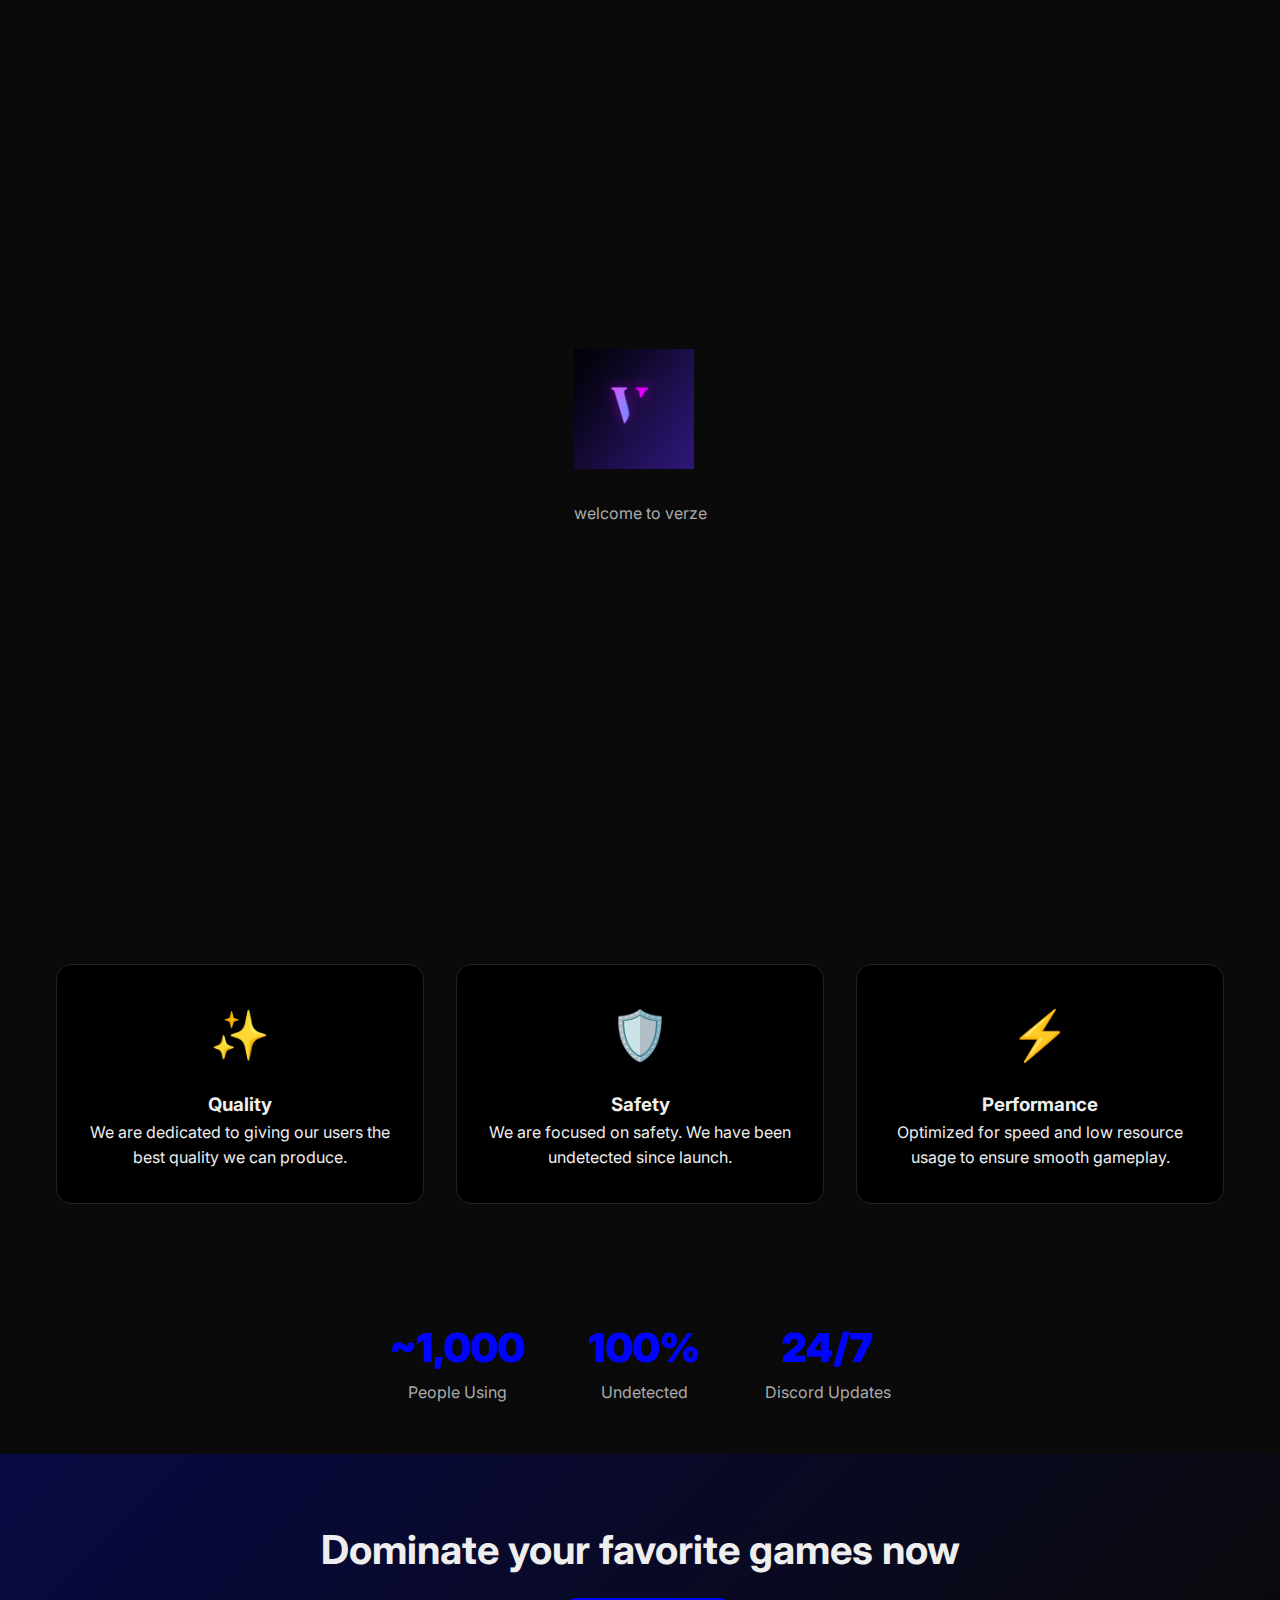
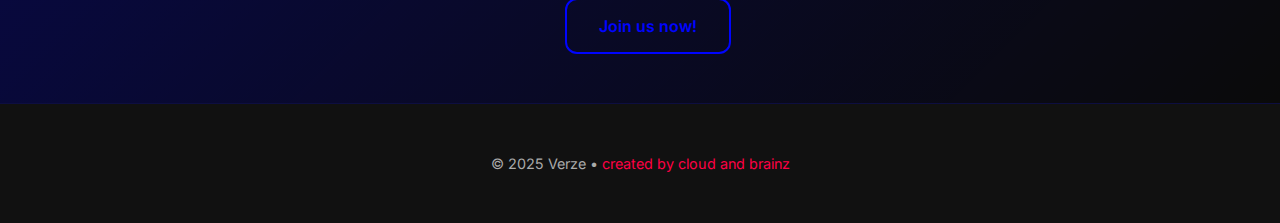
<file: index.html>
<!DOCTYPE html>
<html lang="en">
<head>
  <meta charset="UTF-8" />
  <meta name="viewport" content="width=device-width, initial-scale=1.0"/>
  <title>Verze.cc</title>
  <meta name="description" content="world's betst cheat service" />
      <meta name="theme-color" content="#ff0044">
    
      
  <link rel="stylesheet" href="style.css" />
  <link rel="icon" href="assets/logo.png" type="image/png"/>
  <link href="https://fonts.googleapis.com/css2?family=Inter:wght@400;500;600;700;900&family=JetBrains+Mono:wght@400;500&display=swap" rel="stylesheet">
 
    <script async src="https://pagead2.googlesyndication.com/pagead/js/adsbygoogle.js?client=ca-pub-9874246941860477"
     crossorigin="anonymous"></script>
     <script src="anti.js"></script>
  <style>
    
  </style>
</head>
<body>
  <div class="loader-wrapper">
    <div class="loader">
      <img src="assets/logo.png" alt="Verze">
      <p style="max-width: 700px; margin: 1.5rem auto; color: var(--text-muted); line-height: 1.7;"> welcome to verze</p>
      <!-- <p><strong>welcome to verze</strong></p> -->
    </div>
  </div>
  <header class="header">
    <nav class="navbar">
      <div class="logo">
        <img src="assets/logo.png" alt="Verze">
        <span>verze.cc</span>
      </div>
      <div class="hamburger">
        <span></span><span></span><span></span>
      </div>
      <ul class="nav-links">
        <li><a href="#features">Features</a></li>
        <li><a href="https://moonlightrblx.github.io/verze/discord" target="_blank">Discord</a></li>
      </ul>
    </nav>
  </header>
  <section class="hero">
    <img src="assets/logo.png" alt="Verze Logo" class="logo-img">

    <h1 class="title-main">verze.cc</h1>
    <p class="tagline">• completely undetected since 2024•</p>
    
    <div style="margin-top: 2rem;">
      <a href="https://moonlightrblx.github.io/verze/discord" class="btn-secondary">Join Discord</a>
    </div>
   <div class="warning" style="max-width: 600px; margin: 2rem auto;">
      <strong>⚠️verze is very under construction right now so most of our products are not finished! </strong><br>
    </div> 
  </section>

  <section id="features" class="features">
  <div class="feature-card">
    <div class="feature-icon">✨</div>
    <h3>Quality</h3>
    <p>We are dedicated to giving our users the best quality we can produce.</p>
  </div>

  <div class="feature-card">
    <div class="feature-icon">🛡️</div>
    <h3>Safety</h3>
    <p>We are focused on safety. We have been undetected since launch.</p>
  </div>

  <div class="feature-card">
    <div class="feature-icon">⚡</div>
    <h3>Performance</h3>
    <p>Optimized for speed and low resource usage to ensure smooth gameplay.</p>
  </div>
</section>


  <div class="stats">
    <div class="stat">
      <div class="stat-number">~1,000</div>
      <div class="stat-label">People Using</div>
    </div>
    <div class="stat">
      <div class="stat-number">100%</div>
      <div class="stat-label">Undetected</div>
    </div>
    <div class="stat">
      <div class="stat-number">24/7</div>
      <div class="stat-label">Discord Updates</div>
    </div>
  </div>


   </section>


  <section style="text-align: center; padding: 4rem 1rem; background: linear-gradient(135deg, #0004ff3b, transparent);">
    <h2 style="font-size: 2.5rem; margin-bottom: 1rem;">Dominate your favorite games now</h2>
    <p style="color: var(--text-muted); max-width: 600px; margin: 0 auto 2rem;">
    </p>
    <div>
      <a href="https://moonlightrblx.github.io/verze/discord" class="btn-secondary" style="margin-left: 1rem;">Join us now!</a>
    </div>

  </section>


  <footer class="footer">
    <p>© 2025 Verze • <a href="https://moonlightrblx.github.io/verze/discord" style="color: #ff0044;">created by cloud and brainz</a></p>
  </footer>
  <script src="universal.js"></script>
</body>

</html>
</file>
<file: style.css>
@import url('https://fonts.googleapis.com/css2?family=Inter:wght@400;500;600;700;900&display=swap');

:root {
    --primary: #0004ff;
    --bg-dark: #0a0a0a;
    --bg-card: #000000;
    --text: #eee;
    --text-muted: #aaa;
    --warn: #ffbe3d;
}

* {
    margin: 0;
    padding: 0;
    box-sizing: border-box;
}

html {
    scroll-behavior: smooth;
}

body {
    font-family: 'Inter', sans-serif;
    background: var(--bg-dark);
    color: var(--text);
    line-height: 1.6;
    overflow-x: hidden;
}

/* Loader */
.loader-wrapper {
    position: fixed;
    inset: 0;
    background: var(--bg-dark);
    display: flex;
    justify-content: center;
    align-items: center;
    z-index: 9999;
    transition: opacity 0.8s ease-out;
}

.loader-wrapper.fade-out {
    opacity: 0;
    pointer-events: none;
}

.loader img {
    width: 120px;
    animation: pulse 2s infinite;
}

@keyframes pulse {
    0%,100% { transform: scale(1); }
    50% { transform: scale(1.1); }
}

/* Header & Nav */
.header {
    position: fixed;
    top: 0;
    width: 100%;
    background: rgba(10,10,10,0.8);
    backdrop-filter: blur(12px);
    border-bottom: 1px solid rgba(0, 4, 255, 0.2);
    z-index: 1000;
    padding: 1rem 5%;
}

.navbar {
    display: flex;
    justify-content: space-between;
    align-items: center;
    max-width: 1400px;
    margin: 0 auto;
}

.logo {
    display: flex;
    align-items: center;
    gap: 12px;
    font-weight: 700;
    font-size: 1.4rem;
    color: var(--primary);
}

.logo img {
    width: 40px;
    height: 40px;
}

.hamburger {
    display: none;
    flex-direction: column;
    gap: 5px;
    cursor: pointer;
}

.hamburger span {
    width: 25px;
    height: 3px;
    background: var(--primary);
    border-radius: 3px;
}

.nav-links {
    display: flex;
    gap: 2.5rem;
    list-style: none;
}

.nav-links a {
    color: var(--text);
    text-decoration: none;
    font-weight: 500;
    transition: color 0.3s;
    position: relative;
}

.nav-links a:hover {
    color: var(--primary);
}

.nav-links a::after {
    content: '';
    position: absolute;
    bottom: -6px;
    left: 0;
    width: 0;
    height: 2px;
    background: var(--primary);
    transition: width 0.3s;
}

.nav-links a:hover::after {
    width: 100%;
}

/* Hero */
.hero {
    min-height: 100vh;
    text-align: center;
    padding: 8rem 1rem 4rem;
    background: radial-gradient(circle at center, rgba(0, 4, 255, 0.1) 0%, transparent 70%);
    display: flex;
    flex-direction: column;
    justify-content: center;
    align-items: center;
}

.logo-img {
    height: 80px;
    margin-bottom: 1.5rem;
}

.title-main {
    font-size: 4.5rem;
    font-weight: 900;
    background: linear-gradient(135deg, var(--primary), #030001);
    -webkit-background-clip: text;
    -webkit-text-fill-color: transparent;
}

.tagline {
    font-size: 1.5rem;
    margin: 1rem 0;
    color: var(--text-muted);
}

/* Buttons */
.btn-secondary {
    background: transparent;
    border: 2px solid var(--primary);
    color: var(--primary);
    padding: 1rem 2rem;
    border-radius: 12px;
    font-weight: 600;
    text-decoration: none;
    transition: 0.3s;
}

.btn-secondary:hover {
    background: rgba(0, 4, 255, 0.15);
}

/* Warning */
.warning {
    background: rgba(255, 170, 0, 0.1);
    border: 1px solid var(--warn);
    border-radius: 12px;
    padding: 1.5rem;
    margin: 2rem 0;
    text-align: center;
}

.warning strong {
    color: var(--warn);
}

/* Features */
.features {
    display: grid;
    grid-template-columns: repeat(auto-fit, minmax(280px, 1fr));
    gap: 2rem;
    padding: 4rem 1rem;
    max-width: 1200px;
    margin: 0 auto;
}

.feature-card {
    background: var(--bg-card);
    border-radius: 16px;
    padding: 2rem;
    text-align: center;
    border: 1px solid #222;
    transition: all 0.3s ease;
}

.feature-card:hover {
    transform: translateY(-8px);
    box-shadow: 0 20px 40px rgba(0, 4, 255, 0.15);
    border-color: var(--primary);
}

.feature-icon {
    font-size: 3rem;
    margin-bottom: 1rem;
}

/* Stats */
.stats {
    display: flex;
    justify-content: center;
    gap: 4rem;
    padding: 3rem 1rem;
    flex-wrap: wrap;
}

.stat {
    text-align: center;
}

.stat-number {
    font-size: 2.5rem;
    font-weight: 900;
    color: var(--primary);
}

.stat-label {
    color: var(--text-muted);
}

/* Footer */
.footer {
    text-align: center;
    padding: 3rem 1rem;
    background: #111;
    border-top: 1px solid rgba(0, 4, 255, 0.2);
    color: var(--text-muted);
    font-size: 0.9rem;
}

.footer a {
    color: var(--primary);
    text-decoration: none;
}

/* Responsive */
@media (max-width: 768px) {
    .hamburger {
        display: flex;
    }

    .nav-links {
        position: fixed;
        top: 80px;
        left: -100%;
        width: 100%;
        height: calc(100vh - 80px);
        background: rgba(10,10,10,0.98);
        flex-direction: column;
        justify-content: center;
        align-items: center;
        transition: left 0.4s ease;
    }

    .nav-links.active {
        left: 0;
    }

    .title-main {
        font-size: 3rem;
    }

    .btn-secondary {
        display: block;
        margin-top: 1rem;
    }
}
</file>
